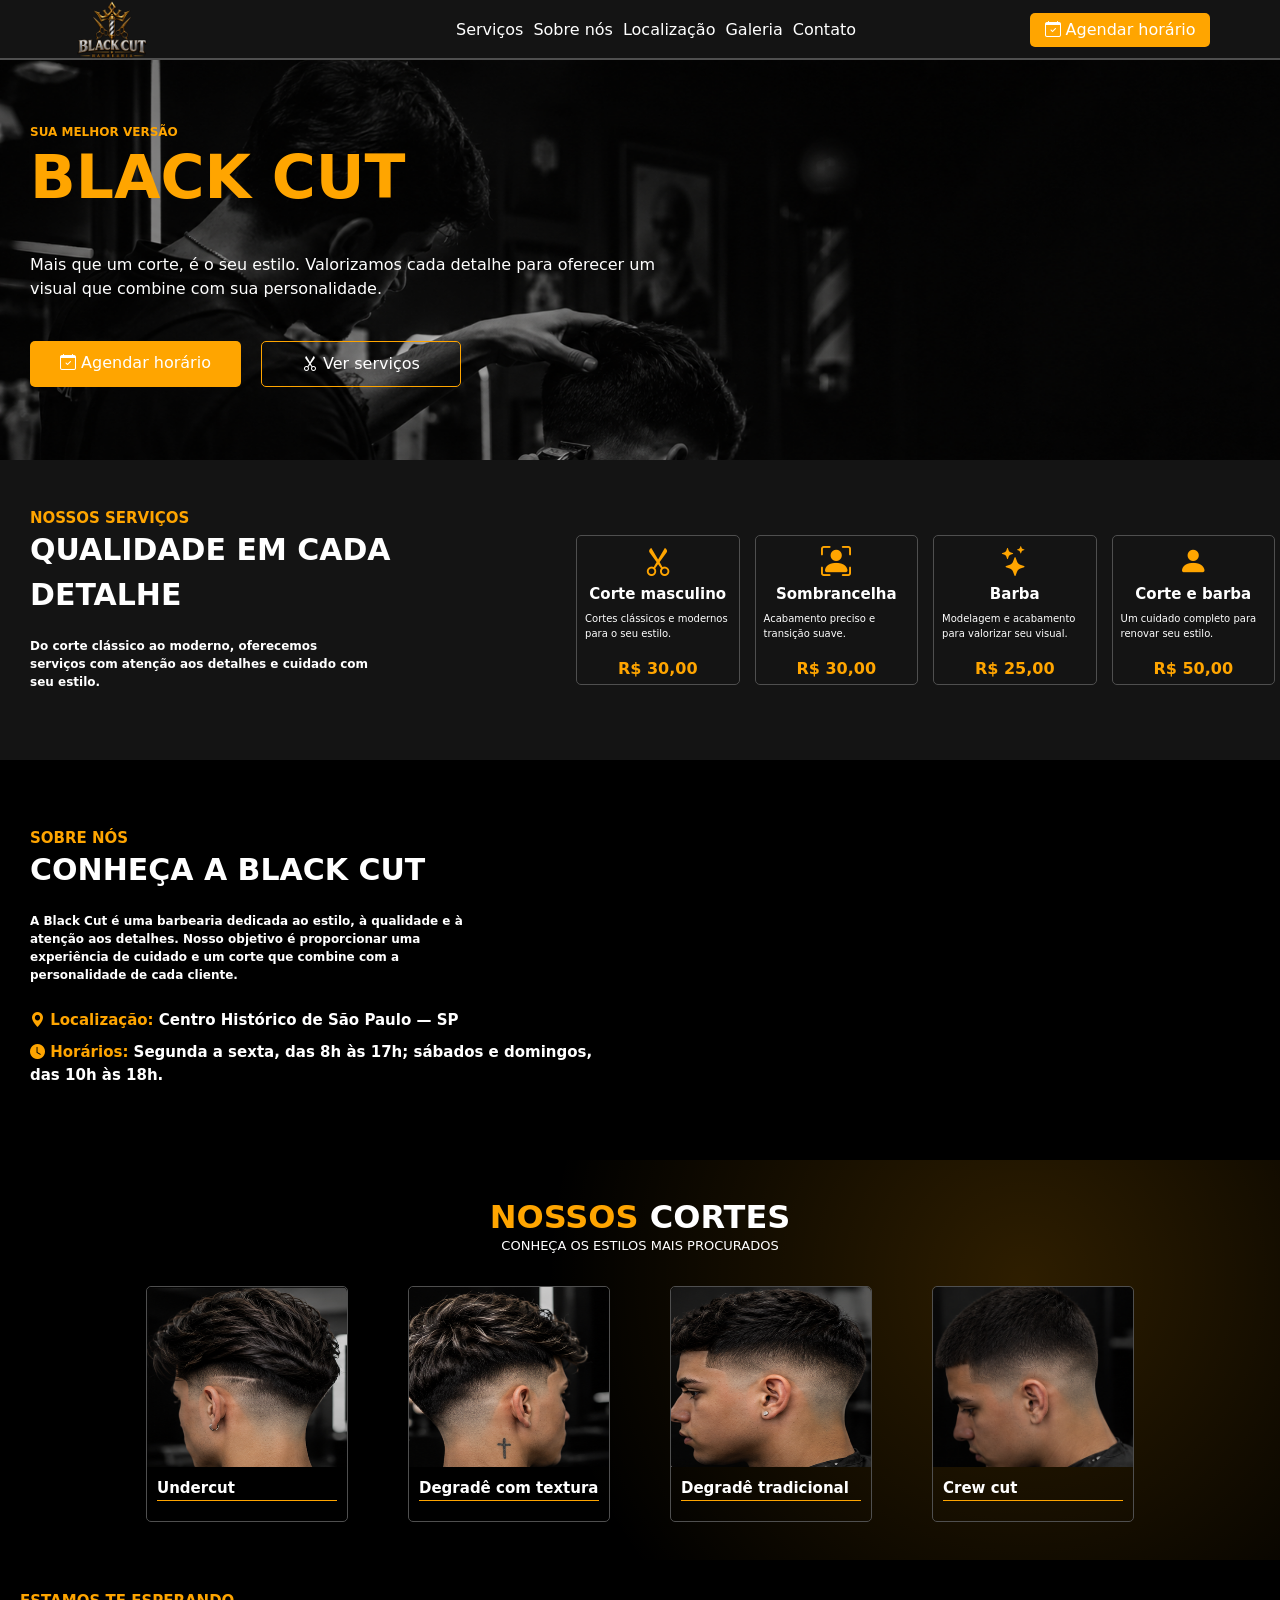
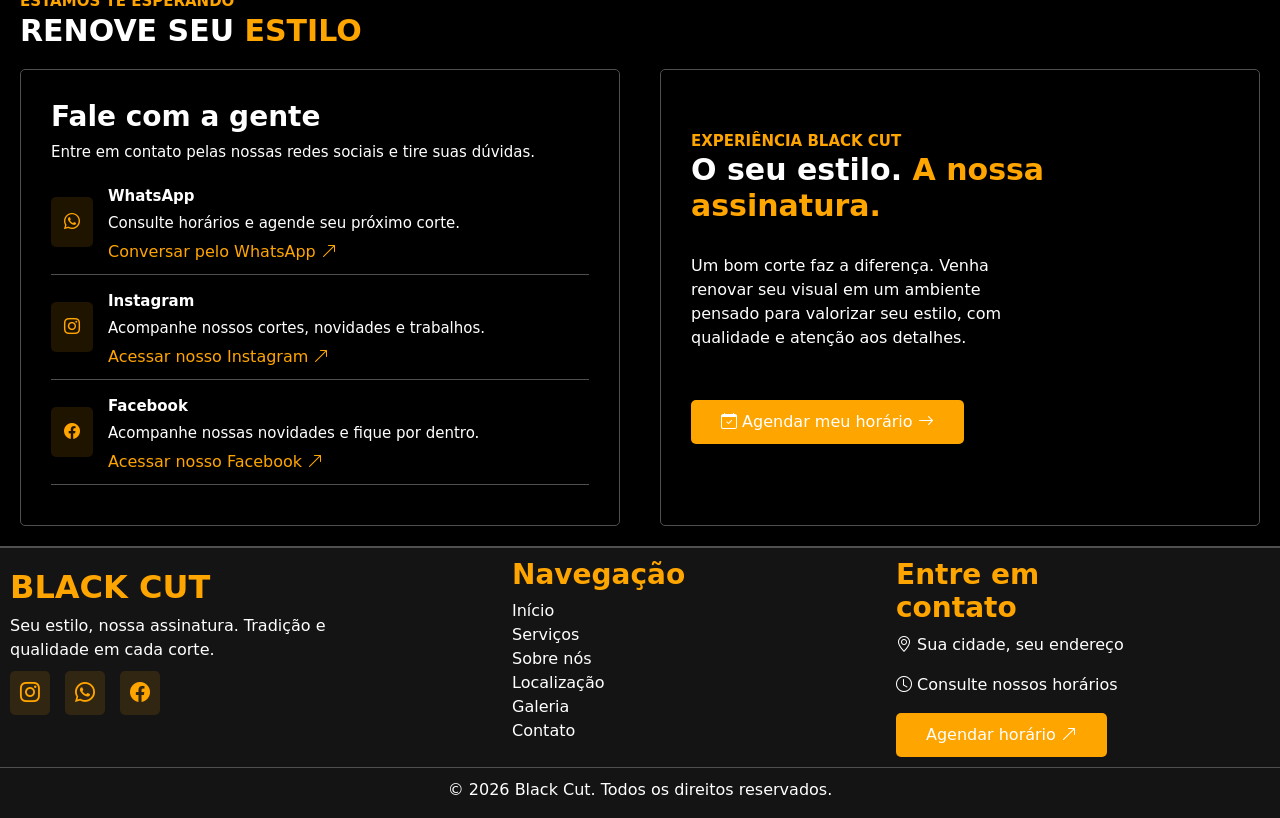
<file: index.html>
<!DOCTYPE html>
<html lang="pt-BR">
<head>
  <meta charset="UTF-8">
  <meta name="viewport" content="width=device-width, initial-scale=1.0">

  <link
    href="https://cdn.jsdelivr.net/npm/bootstrap@5.3.8/dist/css/bootstrap.min.css"
    rel="stylesheet"
  >

  <!-- Bootstrap Icons -->
  <link
    rel="stylesheet"
    href="https://cdn.jsdelivr.net/npm/bootstrap-icons@1.13.1/font/bootstrap-icons.min.css"
  >

  <link rel="stylesheet" href="css/style.css">
  <title>Black Cut | Barbearia</title>
</head>

<body>

  <header class="container-fluid align-items-center">
    <nav class="row d-flex align-items-center">

      <div class="col-3">
        <a href="#inicio" aria-label="Página inicial">
          <img
            src="imagens/logo.png"
            alt="Logo da Black Cut"
            class="logo_inicio"
          >
        </a>
      </div>

      <div class="col-6 caixa-links-rapido">
        <ul class="links-rapidios">
          <li><a href="#servicos">Serviços</a></li>
          <li><a href="#sobre">Sobre nós</a></li>
          <li><a href="#sobre">Localização</a></li>
          <li><a href="#galeria">Galeria</a></li>
          <li><a href="#contato">Contato</a></li>
        </ul>
      </div>

      <div class="col-3 caixa-button-header">
        <a href="#contato" class="button-agendar">
          <i class="bi bi-calendar-check" aria-hidden="true"></i>
          Agendar horário
        </a>
      </div>

    </nav>
  </header>

  <main>

    <!-- INÍCIO -->
    <section class="inicio" id="inicio">
      <p class="textoMotivacional">SUA MELHOR VERSÃO</p>

      <h1>BLACK CUT</h1>

      <p>
        Mais que um corte, é o seu estilo.
        Valorizamos cada detalhe para oferecer um visual
        que combine com sua personalidade.
      </p>

      <div class="d-flex">
        <a href="#contato" class="buttonInicio1">
          <i class="bi bi-calendar-check" aria-hidden="true"></i>
          Agendar horário
        </a>

        <a href="#servicos" class="buttonInicio2">
          <i class="bi bi-scissors" aria-hidden="true"></i>
          Ver serviços
        </a>
      </div>
    </section>

    <!-- SERVIÇOS -->
    <section class="servicos" id="servicos">

      <div class="apresentcao-servicos">
        <h2>NOSSOS SERVIÇOS</h2>
        <p>QUALIDADE EM CADA DETALHE</p>

        <p class="info-servicos">
          Do corte clássico ao moderno, oferecemos serviços
          com atenção aos detalhes e cuidado com seu estilo.
        </p>
      </div>

      <div class="cards-box-servico">

        <div class="cards-sevicos">
          <i class="bi bi-scissors" aria-hidden="true"></i>
          <h3>Corte masculino</h3>
          <p>Cortes clássicos e modernos para o seu estilo.</p>
          <span>R$ 30,00</span>
        </div>

        <div class="cards-sevicos">
          <i class="bi bi-person-bounding-box" aria-hidden="true"></i>
          <h3>Sombrancelha</h3>
          <p>Acabamento preciso e transição suave.</p>
          <span>R$ 30,00</span>
        </div>

        <div class="cards-sevicos">
          <i class="bi bi-stars" aria-hidden="true"></i>
          <h3>Barba</h3>
          <p>Modelagem e acabamento para valorizar seu visual.</p>
          <span>R$ 25,00</span>
        </div>

        <div class="cards-sevicos">
          <i class="bi bi-person-fill" aria-hidden="true"></i>
          <h3>Corte e barba</h3>
          <p>Um cuidado completo para renovar seu estilo.</p>
          <span>R$ 50,00</span>
        </div>

      </div>
    </section>

    <!-- SOBRE E LOCALIZAÇÃO -->
    <section class="sobre-loja" id="sobre">

      <article class="sobre-loja-informacoes">
        <h2>SOBRE NÓS</h2>
        <p>CONHEÇA A BLACK CUT</p>

        <p class="info-sobre-nos">
          A Black Cut é uma barbearia dedicada ao estilo,
          à qualidade e à atenção aos detalhes. Nosso objetivo
          é proporcionar uma experiência de cuidado e um corte
          que combine com a personalidade de cada cliente.
        </p>

        <p id="localizacao" class="info-horarios-localizacao">
          <i class="bi bi-geo-alt-fill" aria-hidden="true"></i>
          <strong>Localização:</strong>
          Centro Histórico de São Paulo — SP
        </p>

        <p class="info-horarios-localizacao">
          <i class="bi bi-clock-fill" aria-hidden="true"></i>
          <strong>Horários:</strong>
          Segunda a sexta, das 8h às 17h;
          sábados e domingos, das 10h às 18h.
        </p>
      </article>

      <article class="mapa-google-maps">
        <iframe
          src="https://www.google.com/maps/embed?pb=!1m18!1m12!1m3!1d14630.85049166879!2d-46.6328689!3d-23.542836349999998!2m3!1f0!2f0!3f0!3m2!1i1024!2i768!4f13.1!3m3!1m2!1s0x94ce58560a6c5f29%3A0xeff177e6d6a04b7a!2sCentro%20Hist%C3%B3rico%20de%20S%C3%A3o%20Paulo%2C%20S%C3%A3o%20Paulo%20-%20SP!5e0!3m2!1spt-BR!2sbr!4v1792775860434!5m2!1spt-BR!2sbr"
          title="Mapa do Centro Histórico de São Paulo"
          style="border: 0;"
          allowfullscreen
          loading="lazy"
          referrerpolicy="strict-origin-when-cross-origin"
        ></iframe>
      </article>

    </section>

    <!-- GALERIA -->
    <section class="galeria" id="galeria">

      <h2>NOSSOS <strong>CORTES</strong></h2>

      <p>CONHEÇA OS ESTILOS MAIS PROCURADOS</p>

      <div class="box-fotos-corte">

        <div class="cards-fotos-cortes">
          <img
            src="imagens/cortesdecabelo(1).png"
            alt="Corte de cabelo estilo undercut"
            loading="lazy"
          >
          <h3>Undercut</h3>
        </div>

        <div class="cards-fotos-cortes">
          <img
            src="imagens/cortesdecabelo(2).png"
            alt="Corte degradê com textura"
            loading="lazy"
          >
          <h3>Degradê com textura</h3>
        </div>

        <div class="cards-fotos-cortes">
          <img
            src="imagens/cortesdecabelo(3).png"
            alt="Corte degradê tradicional"
            loading="lazy"
          >
          <h3>Degradê tradicional</h3>
        </div>

        <div class="cards-fotos-cortes">
          <img
            src="imagens/cortesdecabelo(4).png"
            alt="Corte de cabelo crew cut"
            loading="lazy"
          >
          <h3>Crew cut</h3>
        </div>
      </div>
    </section>

<section class="contato" id="contato">

  <p class="subtitulo-contato">ESTAMOS TE ESPERANDO</p>

  <h2>RENOVE SEU <strong>ESTILO</strong></h2>

  <div class="d-flex">
  <div class="box-contado-rede-sociais">

    <h3>Fale com a gente</h3>
    <p>Entre em contato pelas nossas redes sociais e tire suas dúvidas.</p>

    <div class="box-rede-sociais">
      <div class="icon-rede-social">
        <i class="bi bi-whatsapp" aria-hidden="true"></i>
      </div>

      <div class="info-rede-social">
        <p class="nome-rede-social">WhatsApp</p>
        <p>Consulte horários e agende seu próximo corte.</p>
        <a href="https://wa.me/5511999999999" target="_blank">Conversar pelo WhatsApp <i class="bi bi-arrow-up-right"></i></a>
      </div>
    </div>

    <div class="box-rede-sociais">
      <div class="icon-rede-social">
        <i class="bi bi-instagram" aria-hidden="true"></i>
      </div>

      <div class="info-rede-social">
        <p class="nome-rede-social">Instagram</p>
        <p>Acompanhe nossos cortes, novidades e trabalhos.</p>
        <a href="https://www.instagram.com/USUARIO/" target="_blank">Acessar nosso Instagram <i class="bi bi-arrow-up-right"></i></a>
      </div>
    </div>

    <div class="box-rede-sociais">
      <div class="icon-rede-social">
        <i class="bi bi-facebook" aria-hidden="true"></i>
      </div>

      <div class="info-rede-social">
        <p class="nome-rede-social">Facebook</p>
        <p>Acompanhe nossas novidades e fique por dentro.</p>
        <a href="https://www.facebook.com/USUARIO/" target="_blank">Acessar nosso Facebook <i class="bi bi-arrow-up-right"></i></a>
      </div>
    </div>

  </div>

  <div class="agendamento-direto">
    <p class="subtitulo-contato">EXPERIÊNCIA BLACK CUT</p>

    <h3>O seu estilo. <strong>A nossa assinatura.</strong></h3>

    <p>
      Um bom corte faz a diferença. Venha renovar seu visual
      em um ambiente pensado para valorizar seu estilo,
      com qualidade e atenção aos detalhes.
    </p>

    <a href="https://wa.me/5511999999999?text=Ol%C3%A1%21%20Gostaria%20de%20agendar%20um%20corte."
  target="_blank"
  rel="noopener noreferrer" class="agendar-contato">
      <i class="bi bi-calendar-check" aria-hidden="true"></i>
      Agendar meu horário
      <i class="bi bi-arrow-right" aria-hidden="true"></i>
    </a>
  </div>
</div>

</section>

  </main>

<footer>
  <div class="footer-conteudo">

    <!-- Identidade da barbearia -->
    <div class="footer-marca">
      <h2>BLACK CUT</h2>
      <p>
        Seu estilo, nossa assinatura.
        Tradição e qualidade em cada corte.
      </p>

      <div class="footer-redes">
        <a  href="https://www.instagram.com/USUARIO/" target="_blank" aria-label="Instagram">
          <i class="bi bi-instagram"></i>
        </a>

        <a href="https://wa.me/5511999999999" target="_blank"aria-label="WhatsApp">
          <i class="bi bi-whatsapp"></i>
        </a>

        <a href="https://www.facebook.com/USUARIO/" target="_blank" aria-label="Facebook">
          <i class="bi bi-facebook"></i>
        </a>
      </div>
    </div>

    <!-- Navegação -->
    <div class="footer-links">
      <h3>Navegação</h3>
      <a href="#inicio">Início</a>
      <a href="#servicos">Serviços</a>
      <a href="#sobre">Sobre nós</a>
      <a href="#localizacao">Localização</a>
      <a href="#galeria">Galeria</a>
      <a href="#contato">Contato</a>
    </div>

    <!-- Contato -->
    <div class="footer-contato">
      <h3>Entre em contato</h3>

      <p>
        <i class="bi bi-geo-alt"></i>
        Sua cidade, seu endereço
      </p>

      <p>
        <i class="bi bi-clock"></i>
        Consulte nossos horários
      </p>

      <a href="https://wa.me/5511999999999" target="_blank"aria-label="WhatsApp" class="footer-agendar">
        Agendar horário
        <i class="bi bi-arrow-up-right"></i>
      </a>
    </div>

  </div>

  <!-- Rodapé inferior -->
  <div class="footer-inferior">
    <p>
      © 2026 Black Cut. Todos os direitos reservados.
    </p>
  </div>
</footer>

  <script src="https://cdn.jsdelivr.net/npm/bootstrap@5.3.8/dist/js/bootstrap.bundle.min.js"></script>

</body>
</html>
</file>
<file: css/style.css>
@charset "UTF-8";
header {
  height: 60px;
  background: #141414;
  border-bottom: 2px solid #4f4f4f;
}
header .logo_inicio {
  width: 200px;
  height: 60px;
  object-fit: contain;
}
header .caixa-links-rapido {
  justify-content: center;
  align-items: center;
  display: flex;
}
header .links-rapidios {
  display: flex;
  margin: 13px;
  gap: 10px;
}
header .links-rapidios li {
  list-style: none;
}
header .links-rapidios li a {
  text-decoration: none;
  color: white;
}

.caixa-button-header {
  display: flex;
  justify-content: center;
}
.caixa-button-header a {
  border: none;
  background: orange;
  color: white;
  border-radius: 5px;
  padding: 5px 15px;
  text-decoration: none;
}

* {
  margin: 0;
  padding: 0;
}

.inicio {
  display: flex;
  justify-content: center;
  flex-direction: column;
  height: 400px;
  background: url(../imagens/cortefundo.png);
  background-size: cover;
  background-position: top;
  background-repeat: no-repeat;
}
.inicio .textoMotivacional {
  margin: 0px 30px;
  font-size: 12px;
  font-weight: 800;
  color: orange;
}
.inicio h1 {
  color: orange;
  font-weight: 800;
  font-size: 60px;
  margin: 10px 30px;
  margin-top: 0;
  margin-bottom: 10px;
}
.inicio p {
  width: 50%;
  color: white;
  margin: 30px;
  font-size: 16px;
}
.inicio .buttonInicio1 {
  margin: 10px;
  margin-left: 30px;
  padding: 10px 30px;
  border: none;
  background: orange;
  color: white;
  text-decoration: none;
  border-radius: 5px;
}
.inicio .buttonInicio2 {
  margin: 10px;
  padding: 10px 40px;
  border: 1px solid orange;
  background: none;
  color: white;
  border-radius: 5px;
  text-decoration: none;
}

.servicos {
  background: #141414;
  height: 300px;
  display: flex;
}

.apresentcao-servicos {
  width: 45%;
  display: flex;
  justify-content: center;
  flex-direction: column;
}
.apresentcao-servicos h2 {
  font-weight: 800;
  color: orange;
  font-size: 15px;
  margin: 0 30px;
}
.apresentcao-servicos p {
  font-weight: 800;
  font-size: 30px;
  margin: 0 30px;
  color: white;
}
.apresentcao-servicos .info-servicos {
  font-size: 12px;
  width: 60%;
  padding: 20px 0;
}

.cards-box-servico {
  width: 55%;
  background: #141414;
  display: flex;
  align-items: center;
  justify-content: center;
  gap: 10px;
}
.cards-box-servico .cards-sevicos {
  border: 1px solid #4f4f4f;
  border-radius: 5px;
  display: flex;
  align-items: center;
  justify-content: center;
  flex-direction: column;
  height: 150px;
  width: 25%;
  margin-right: 5px;
}
.cards-box-servico .cards-sevicos i {
  color: orange;
  font-size: 30px;
}
.cards-box-servico .cards-sevicos h3 {
  font-size: 15px;
  font-weight: 800;
  color: white;
}
.cards-box-servico .cards-sevicos p {
  color: white;
  font-size: 10px;
  width: 90%;
}
.cards-box-servico .cards-sevicos span {
  color: orange;
  font-weight: 700;
}

.sobre-loja {
  display: flex;
  height: 400px;
  background: black;
}

.sobre-loja-informacoes {
  width: 50%;
  display: flex;
  justify-content: center;
  flex-direction: column;
}
.sobre-loja-informacoes h2 {
  font-weight: 800;
  color: orange;
  font-size: 15px;
  margin: 0 30px;
}
.sobre-loja-informacoes p {
  font-weight: 800;
  font-size: 30px;
  margin: 0 30px;
  color: white;
}
.sobre-loja-informacoes .info-sobre-nos {
  font-size: 12px;
  width: 70%;
  padding: 20px 0;
}
.sobre-loja-informacoes .info-horarios-localizacao {
  font-weight: 600;
  font-size: 15px;
  color: white;
  margin: 5px 30px;
}
.sobre-loja-informacoes .info-horarios-localizacao i {
  color: orange;
}
.sobre-loja-informacoes .info-horarios-localizacao strong {
  color: orange;
}

.mapa-google-maps {
  width: 50%;
  display: flex;
  align-items: center;
  justify-content: center;
}
.mapa-google-maps iframe {
  width: 80%;
  height: 300px;
}

.galeria {
  display: flex;
  align-items: center;
  justify-content: center;
  flex-direction: column;
  height: 400px;
  background: #141414;
  background: radial-gradient(circle at 80% 30%, rgba(255, 165, 0, 0.18) 0%, transparent 45%), #000;
}
.galeria h2 {
  font-weight: 800;
  color: orange;
  margin-bottom: 0;
}
.galeria h2 strong {
  color: white;
}
.galeria p {
  color: white;
  font-size: 13px;
  margin-bottom: 30px;
}
.galeria .box-fotos-corte {
  display: flex;
  gap: 60px;
}
.galeria .box-fotos-corte .cards-fotos-cortes {
  border: 1px solid #4f4f4f;
  border-radius: 5px;
  padding-bottom: 20px;
}
.galeria .box-fotos-corte .cards-fotos-cortes h3 {
  color: white;
  font-size: 15px;
  padding-top: 12px;
  margin: 0px 10px;
  padding-bottom: 3px;
  font-weight: 700;
  border-bottom: 1px solid orange;
}
.galeria .box-fotos-corte img {
  width: 200px;
  height: 180px;
  border-radius: 5px 5px 0 0;
}

footer {
  display: flex;
  flex-direction: column;
  border-top: 2px solid #4f4f4f;
  background: #141414;
  padding-top: 10px;
}
footer .footer-conteudo {
  display: flex;
  padding-bottom: 10px;
  border-bottom: 1px solid #4f4f4f;
}
footer .footer-marca {
  padding: 10px;
  width: 40%;
}
footer .footer-marca h2 {
  color: orange;
  font-weight: 800;
}
footer .footer-marca p {
  color: white;
  width: 70%;
}
footer .footer-marca .footer-redes a {
  text-decoration: none;
  margin-right: 10px;
}
footer .footer-marca .footer-redes i {
  color: orange;
  font-size: 20px;
  padding: 10px;
  border-radius: 5px;
  background: rgba(255, 165, 0, 0.12);
}
footer .footer-links {
  display: flex;
  width: 30%;
  flex-direction: column;
}
footer .footer-links h3 {
  font-weight: 800;
  color: orange;
}
footer .footer-links a {
  color: white;
  text-decoration: none;
}
footer .footer-contato {
  width: 20%;
}
footer .footer-contato h3 {
  font-weight: 800;
  color: orange;
}
footer .footer-contato p {
  color: white;
}
footer .footer-contato a {
  color: white;
  background: orange;
  padding: 10px 30px;
  border-radius: 5px;
  text-decoration: none;
}

.footer-inferior {
  display: flex;
  align-items: center;
  justify-content: center;
  padding-top: 10px;
  color: white;
}

.contato {
  background: black;
}
.contato .subtitulo-contato {
  margin: 0 20px;
  padding-top: 30px;
  color: orange;
  font-weight: 800;
  font-size: 15px;
}
.contato h2 {
  margin: 0 20px;
  color: white;
  font-weight: 800;
  font-size: 30px;
}
.contato h2 strong {
  color: orange;
}

.agendamento-direto {
  border: 1px solid #4f4f4f;
  border-radius: 5px;
  padding: 30px;
  width: 50%;
  margin: 20px;
  color: white;
}

.box-contado-rede-sociais {
  border: 1px solid #4f4f4f;
  border-radius: 5px;
  padding: 30px;
  width: 50%;
  margin: 20px;
  color: white;
}
.box-contado-rede-sociais h3 {
  font-weight: 800;
}
.box-contado-rede-sociais p {
  font-size: 15px;
}
.box-contado-rede-sociais .box-rede-sociais {
  display: flex;
  border-bottom: 1px solid #4f4f4f;
  margin: 10px 0;
  padding-bottom: 10px;
}
.box-contado-rede-sociais .box-rede-sociais .icon-rede-social {
  margin-right: 15px;
  display: flex;
  align-items: center;
}
.box-contado-rede-sociais .box-rede-sociais .icon-rede-social i {
  color: orange;
  padding: 13px;
  background: rgba(255, 165, 0, 0.12);
  border-radius: 5px;
}
.box-contado-rede-sociais .box-rede-sociais .info-rede-social .nome-rede-social {
  font-weight: 800;
}
.box-contado-rede-sociais .box-rede-sociais .info-rede-social p {
  margin: 5px 0;
}
.box-contado-rede-sociais .box-rede-sociais .info-rede-social a {
  text-decoration: none;
  color: orange;
}

.agendamento-direto .subtitulo-contato {
  font-weight: 800;
  font-size: 15px;
  margin: 0;
}
.agendamento-direto h3 {
  font-weight: 800;
  font-size: 30px;
}
.agendamento-direto h3 strong {
  color: orange;
}
.agendamento-direto p {
  width: 60%;
  margin: 30px 0;
}
.agendamento-direto a {
  padding: 10px 30px;
  background: orange;
  text-decoration: none;
  color: white;
  border-radius: 5px;
  margin: 20px 0;
}

/* ========================================
   RESPONSIVIDADE PARA CELULARES
======================================== */
@media (max-width: 850px) {
  /* HEADER */
  header {
    height: 60px;
  }
  header nav {
    height: 100%;
  }
  header .logo_inicio {
    width: 150px;
    height: 55px;
  }
  header .caixa-links-rapido,
  header .caixa-button-header {
    display: none;
  }
  /* INÍCIO */
  .inicio {
    height: auto;
    min-height: 400px;
    padding: 45px 20px;
    background-position: center;
  }
  .inicio .textoMotivacional {
    margin: 0 0 10px;
  }
  .inicio h1 {
    font-size: clamp(38px, 10vw, 52px);
    margin: 0 0 10px;
  }
  .inicio p {
    width: 100%;
    margin: 10px 0 20px;
    font-size: 15px;
  }
  .inicio > .d-flex {
    flex-wrap: wrap;
    gap: 10px;
  }
  .inicio .buttonInicio1,
  .inicio .buttonInicio2 {
    display: inline-flex;
    align-items: center;
    justify-content: center;
    margin: 0;
    padding: 12px 16px;
    font-size: 14px;
  }
  /* SERVIÇOS */
  .servicos {
    height: auto;
    padding: 40px 20px;
    flex-direction: column;
    gap: 25px;
  }
  .apresentcao-servicos {
    width: 100%;
  }
  .apresentcao-servicos h2 {
    margin: 0 0 8px;
    font-size: 14px;
  }
  .apresentcao-servicos p {
    margin: 0;
    font-size: 25px;
  }
  .apresentcao-servicos .info-servicos {
    width: 100%;
    padding: 15px 0 0;
    font-size: 14px;
    font-weight: 400;
  }
  .cards-box-servico {
    width: 100%;
    flex-wrap: wrap;
    gap: 12px;
  }
  .cards-box-servico .cards-sevicos {
    box-sizing: border-box;
    width: calc(50% - 6px);
    height: 170px;
    margin: 0;
    padding: 12px 6px;
    text-align: center;
  }
  .cards-box-servico .cards-sevicos i {
    font-size: 27px;
  }
  .cards-box-servico .cards-sevicos h3 {
    font-size: 14px;
    margin-top: 5px;
    text-align: center;
  }
  .cards-box-servico .cards-sevicos p {
    width: 100%;
    font-size: 11px;
    margin-bottom: 8px;
  }
  .cards-box-servico .cards-sevicos span {
    font-size: 14px;
  }
  /* SOBRE NÓS E LOCALIZAÇÃO */
  .sobre-loja {
    height: auto;
    padding: 40px 20px;
    flex-direction: column;
    gap: 25px;
  }
  .sobre-loja-informacoes {
    width: 100%;
  }
  .sobre-loja-informacoes h2 {
    margin: 0 0 8px;
    font-size: 14px;
  }
  .sobre-loja-informacoes > p:not(.info-sobre-nos):not(.info-horarios-localizacao) {
    margin: 0;
    font-size: 25px;
  }
  .sobre-loja-informacoes .info-sobre-nos {
    width: 100%;
    padding: 15px 0;
    margin: 0;
    font-size: 14px;
    font-weight: 400;
  }
  .sobre-loja-informacoes .info-horarios-localizacao {
    margin: 8px 0;
    font-size: 13px;
    line-height: 1.6;
  }
  .mapa-google-maps {
    width: 100%;
  }
  .mapa-google-maps iframe {
    width: 100%;
    height: 250px;
  }
  /* GALERIA */
  .galeria {
    height: auto;
    padding: 40px 20px;
  }
  .galeria h2 {
    font-size: 25px;
    text-align: center;
  }
  .galeria > p {
    font-size: 11px;
    text-align: center;
    margin: 10px 0 25px;
  }
  .galeria .box-fotos-corte {
    width: 100%;
    flex-wrap: wrap;
    justify-content: center;
    gap: 12px;
  }
  .galeria .box-fotos-corte .cards-fotos-cortes {
    box-sizing: border-box;
    width: calc(50% - 6px);
    padding-bottom: 10px;
  }
  .galeria .box-fotos-corte .cards-fotos-cortes img {
    display: block;
    width: 100%;
    height: 150px;
    object-fit: cover;
  }
  .galeria .box-fotos-corte .cards-fotos-cortes h3 {
    font-size: 13px;
    margin: 0 8px;
    padding-top: 10px;
    overflow-wrap: anywhere;
  }
  /* CONTATO */
  .contato {
    padding-bottom: 25px;
  }
  .contato .subtitulo-contato {
    margin: 0 20px;
    padding-top: 25px;
    font-size: 12px;
  }
  .contato > h2 {
    font-size: 25px;
  }
  .contato > .d-flex {
    flex-direction: column;
    gap: 0;
  }
  .box-contado-rede-sociais,
  .agendamento-direto {
    box-sizing: border-box;
    width: auto;
    margin: 20px;
    padding: 20px;
  }
  .box-contado-rede-sociais h3 {
    font-size: 20px;
  }
  .box-contado-rede-sociais > p {
    font-size: 13px;
  }
  .box-contado-rede-sociais .box-rede-sociais {
    gap: 10px;
  }
  .box-contado-rede-sociais .box-rede-sociais .icon-rede-social {
    margin-right: 0;
    flex-shrink: 0;
  }
  .box-contado-rede-sociais .box-rede-sociais .info-rede-social {
    min-width: 0;
  }
  .box-contado-rede-sociais .box-rede-sociais .info-rede-social p {
    font-size: 13px;
    overflow-wrap: anywhere;
  }
  .box-contado-rede-sociais .box-rede-sociais .info-rede-social .nome-rede-social {
    font-size: 15px;
  }
  .box-contado-rede-sociais .box-rede-sociais .info-rede-social a {
    display: inline-block;
    font-size: 12px;
    line-height: 1.6;
  }
  .agendamento-direto .subtitulo-contato {
    margin: 0;
    padding-top: 0;
  }
  .agendamento-direto h3 {
    font-size: 24px;
  }
  .agendamento-direto p {
    width: 100%;
    margin: 20px 0;
    font-size: 14px;
  }
  .agendamento-direto a {
    display: flex;
    align-items: center;
    justify-content: center;
    gap: 8px;
    flex-wrap: wrap;
    padding: 12px;
    margin: 10px 0 0;
    text-align: center;
    font-size: 14px;
  }
  /* RODAPÉ */
  footer .footer-conteudo {
    flex-direction: column;
    gap: 25px;
    padding: 25px 20px;
  }
  footer .footer-marca,
  footer .footer-links,
  footer .footer-contato {
    box-sizing: border-box;
    width: 100%;
  }
  footer .footer-marca {
    padding: 0;
  }
  footer .footer-marca p {
    width: 100%;
    font-size: 14px;
  }
  footer .footer-links {
    gap: 8px;
  }
  footer .footer-links h3 {
    font-size: 18px;
  }
  footer .footer-contato h3 {
    font-size: 18px;
  }
  footer .footer-contato p {
    font-size: 14px;
  }
  footer .footer-contato .footer-agendar {
    display: inline-block;
    padding: 10px 18px;
  }
  footer .footer-inferior {
    padding: 15px 20px;
    text-align: center;
  }
  footer .footer-inferior p {
    margin: 0;
    font-size: 12px;
  }
}
/* ========================================
   CELULARES COM TELAS PEQUENAS
======================================== */
@media (max-width: 420px) {
  .inicio {
    padding: 35px 16px;
  }
  .inicio .buttonInicio1,
  .inicio .buttonInicio2 {
    padding: 11px 12px;
    font-size: 12px;
  }
  .cards-box-servico .cards-sevicos {
    height: 180px;
    padding: 10px 5px;
  }
  .cards-box-servico .cards-sevicos h3 {
    font-size: 12px;
  }
  .cards-box-servico .cards-sevicos p {
    font-size: 10px;
  }
  .galeria .box-fotos-corte .cards-fotos-cortes img {
    height: 125px;
  }
  .galeria .box-fotos-corte .cards-fotos-cortes h3 {
    font-size: 12px;
  }
  .box-contado-rede-sociais,
  .agendamento-direto {
    margin: 15px;
    padding: 15px;
  }
  .agendamento-direto h3 {
    font-size: 21px;
  }
}
.links-rapidios a {
  transition: 0.5s;
}
.links-rapidios a:hover {
  color: orange;
}

.buttonInicio1, .button-agendar, .buttonInicio2, .footer-agendar, .agendar-contato {
  transition: 0.8s;
  display: inline-block;
}
.buttonInicio1:hover, .button-agendar:hover, .buttonInicio2:hover, .footer-agendar:hover, .agendar-contato:hover {
  transform: scale(1.05);
  box-shadow: 2px 2px 10px orange;
}

a {
  transition: 0.8s;
  display: inline-block;
}
a:hover {
  transform: scale(1.05);
}

.cards-sevicos {
  transition: 0.8s;
}
.cards-sevicos:hover {
  transform: scale(1.05);
  box-shadow: 3px 3px 10px orange;
}

.cards-fotos-cortes {
  transition: 0.5s;
}
.cards-fotos-cortes:hover {
  transform: scale(1.05);
}

/*# sourceMappingURL=style.css.map */
</file>
